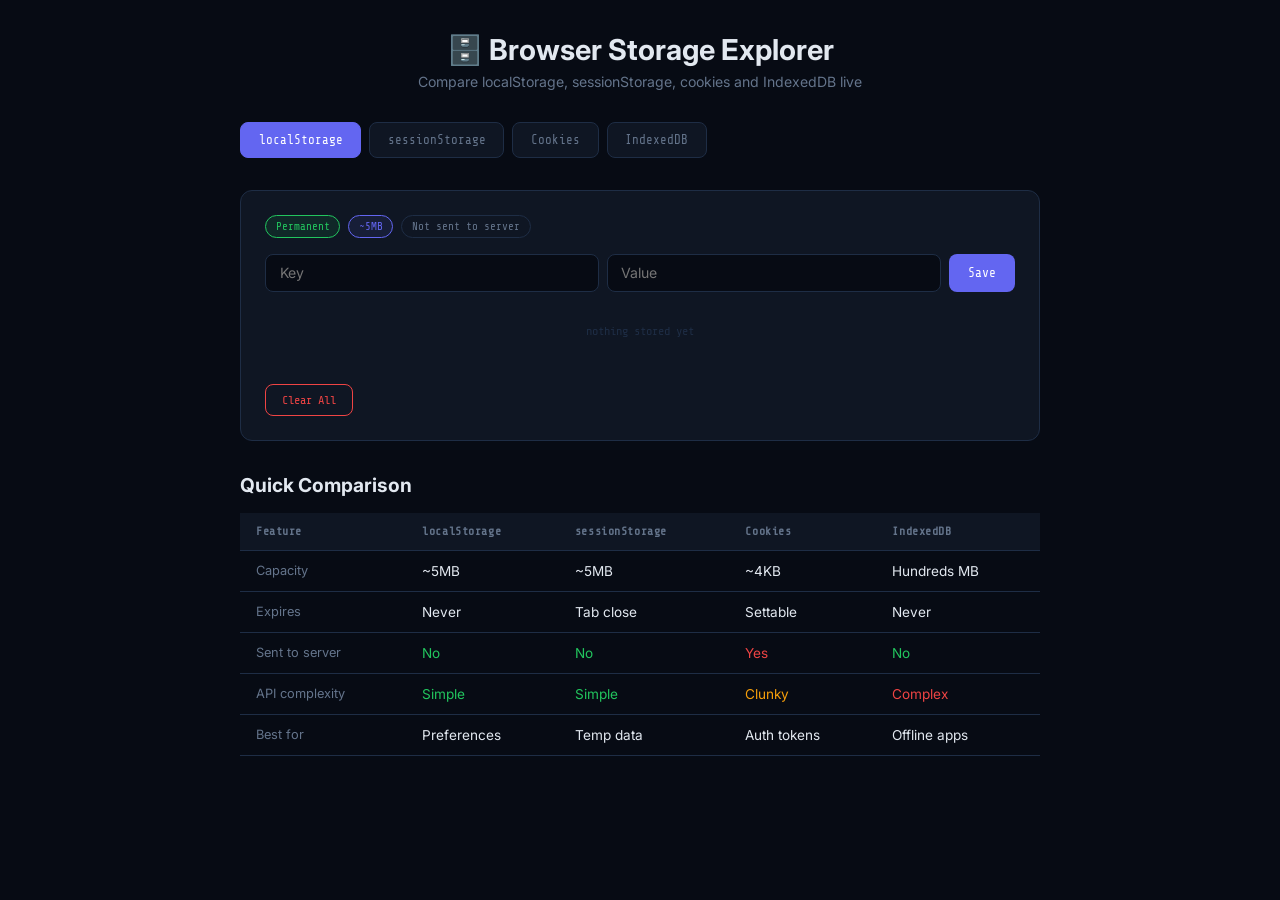
<file: javascript/day-21-js/index.html>
<!DOCTYPE html>
<html lang="en">
<head>
  <meta charset="UTF-8" />
  <meta name="viewport" content="width=device-width, initial-scale=1.0" />
  <title>Storage Explorer — Day 21</title>
  <link rel="stylesheet" href="style.css" />
</head>
<body>

  <div class="container">

    <div class="header">
      <h1>🗄️ Browser Storage Explorer</h1>
      <p class="subtitle">Compare localStorage, sessionStorage, cookies and IndexedDB live</p>
    </div>

    <!-- Storage tabs -->
    <div class="tabs">
      <button class="tab active" data-tab="local">localStorage</button>
      <button class="tab" data-tab="session">sessionStorage</button>
      <button class="tab" data-tab="cookie">Cookies</button>
      <button class="tab" data-tab="idb">IndexedDB</button>
    </div>

    <!-- Tab panels -->
    <div class="panels">

      <!-- localStorage panel -->
      <div class="panel active" id="panel-local">
        <div class="panel-info">
          <span class="badge perm">Permanent</span>
          <span class="badge size">~5MB</span>
          <span class="badge noserver">Not sent to server</span>
        </div>
        <div class="input-row">
          <input type="text" id="local-key" placeholder="Key" />
          <input type="text" id="local-value" placeholder="Value" />
          <button class="btn-add" onclick="addLocal()">Save</button>
        </div>
        <div class="storage-display" id="local-display"></div>
        <button class="btn-clear" onclick="clearLocal()">Clear All</button>
      </div>

      <!-- sessionStorage panel -->
      <div class="panel" id="panel-session">
        <div class="panel-info">
          <span class="badge temp">Tab Session</span>
          <span class="badge size">~5MB</span>
          <span class="badge noserver">Not sent to server</span>
        </div>
        <div class="panel-note">⚠️ Close this tab and reopen — data will be gone!</div>
        <div class="input-row">
          <input type="text" id="session-key" placeholder="Key" />
          <input type="text" id="session-value" placeholder="Value" />
          <button class="btn-add" onclick="addSession()">Save</button>
        </div>
        <div class="storage-display" id="session-display"></div>
        <button class="btn-clear" onclick="clearSession()">Clear All</button>
      </div>

      <!-- Cookies panel -->
      <div class="panel" id="panel-cookie">
        <div class="panel-info">
          <span class="badge server">Sent to server</span>
          <span class="badge size">~4KB</span>
          <span class="badge temp">Configurable expiry</span>
        </div>
        <div class="panel-note">🍪 Cookies are sent with every HTTP request to the server</div>
        <div class="input-row">
          <input type="text" id="cookie-key" placeholder="Name" />
          <input type="text" id="cookie-value" placeholder="Value" />
          <select title="cookies" id="cookie-expiry">
            <option value="1">1 day</option>
            <option value="7">7 days</option>
            <option value="30">30 days</option>
            <option value="365">1 year</option>
          </select>
          <button class="btn-add" onclick="addCookie()">Save</button>
        </div>
        <div class="storage-display" id="cookie-display"></div>
        <button class="btn-clear" onclick="clearCookies()">Clear All</button>
      </div>

      <!-- IndexedDB panel -->
      <div class="panel" id="panel-idb">
        <div class="panel-info">
          <span class="badge perm">Permanent</span>
          <span class="badge size">Hundreds MB</span>
          <span class="badge noserver">Not sent to server</span>
        </div>
        <div class="panel-note">💾 IndexedDB stores structured data — like a real database</div>
        <div class="input-row">
          <input type="text" id="idb-name" placeholder="Name" />
          <input type="number" id="idb-age" placeholder="Age" />
          <input type="text" id="idb-role" placeholder="Role" />
          <button class="btn-add" onclick="addIDB()">Save</button>
        </div>
        <div class="storage-display" id="idb-display"></div>
        <button class="btn-clear" onclick="clearIDB()">Clear All</button>
      </div>

    </div>

    <!-- Comparison table -->
    <div class="comparison">
      <h2>Quick Comparison</h2>
      <div class="table-wrap">
        <table>
          <thead>
            <tr>
              <th>Feature</th>
              <th>localStorage</th>
              <th>sessionStorage</th>
              <th>Cookies</th>
              <th>IndexedDB</th>
            </tr>
          </thead>
          <tbody>
            <tr>
              <td>Capacity</td>
              <td>~5MB</td>
              <td>~5MB</td>
              <td>~4KB</td>
              <td>Hundreds MB</td>
            </tr>
            <tr>
              <td>Expires</td>
              <td>Never</td>
              <td>Tab close</td>
              <td>Settable</td>
              <td>Never</td>
            </tr>
            <tr>
              <td>Sent to server</td>
              <td class="no">No</td>
              <td class="no">No</td>
              <td class="yes">Yes</td>
              <td class="no">No</td>
            </tr>
            <tr>
              <td>API complexity</td>
              <td class="good">Simple</td>
              <td class="good">Simple</td>
              <td class="warn">Clunky</td>
              <td class="bad">Complex</td>
            </tr>
            <tr>
              <td>Best for</td>
              <td>Preferences</td>
              <td>Temp data</td>
              <td>Auth tokens</td>
              <td>Offline apps</td>
            </tr>
          </tbody>
        </table>
      </div>
    </div>

  </div>

  <script src="script.js"></script>
</body>
</html>
</file>
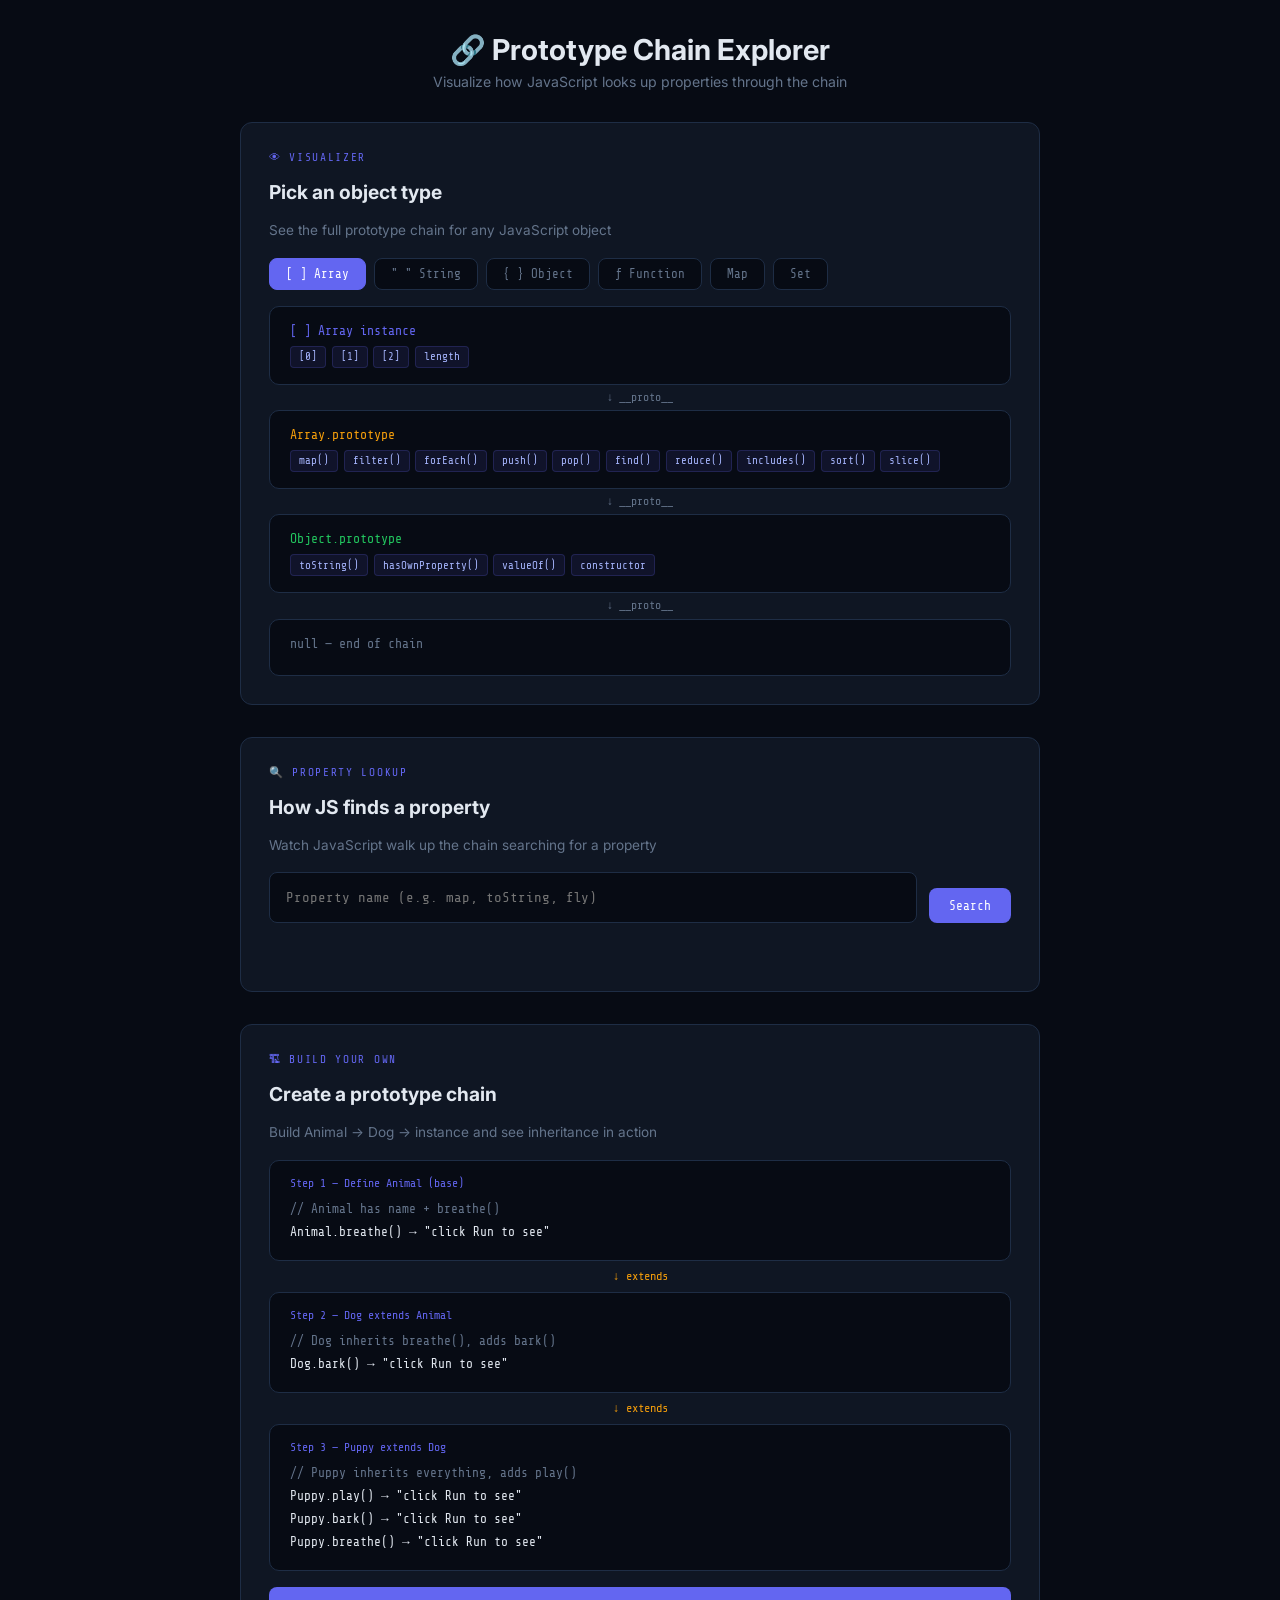
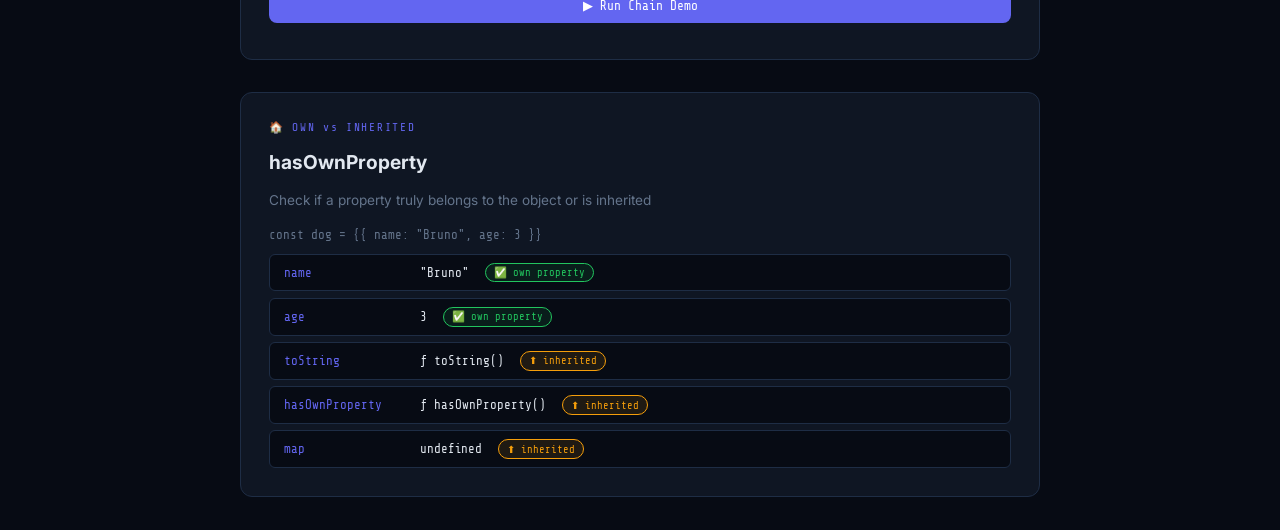
<file: javascript/day-22-js/index.html>
<!DOCTYPE html>
<html lang="en">
<head>
  <meta charset="UTF-8" />
  <meta name="viewport" content="width=device-width, initial-scale=1.0" />
  <title>Prototype Chain — Day 22</title>
  <link rel="stylesheet" href="style.css" />
</head>
<body>

  <div class="container">

    <div class="header">
      <h1>🔗 Prototype Chain Explorer</h1>
      <p class="subtitle">Visualize how JavaScript looks up properties through the chain</p>
    </div>

    <!-- Chain visualizer -->
    <div class="section">
      <div class="section-label">👁 VISUALIZER</div>
      <h2>Pick an object type</h2>
      <p class="desc">See the full prototype chain for any JavaScript object</p>

      <div class="type-buttons">
        <button class="type-btn active" data-type="array">[ ] Array</button>
        <button class="type-btn" data-type="string">" " String</button>
        <button class="type-btn" data-type="object">{ } Object</button>
        <button class="type-btn" data-type="function">ƒ Function</button>
        <button class="type-btn" data-type="map">Map</button>
        <button class="type-btn" data-type="set">Set</button>
      </div>

      <div class="chain-display" id="chain-display"></div>
    </div>

    <!-- Property lookup demo -->
    <div class="section">
      <div class="section-label">🔍 PROPERTY LOOKUP</div>
      <h2>How JS finds a property</h2>
      <p class="desc">Watch JavaScript walk up the chain searching for a property</p>

      <div class="lookup-wrap">
        <div class="lookup-controls">
          <input type="text" id="lookup-prop" placeholder="Property name (e.g. map, toString, fly)" />
          <button class="btn-primary" onclick="runLookup()">Search</button>
        </div>
        <div id="lookup-result" class="lookup-result"></div>
      </div>
    </div>

    <!-- Build your own chain -->
    <div class="section">
      <div class="section-label">🏗 BUILD YOUR OWN</div>
      <h2>Create a prototype chain</h2>
      <p class="desc">Build Animal → Dog → instance and see inheritance in action</p>

      <div class="build-wrap">
        <div class="build-step">
          <div class="step-label">Step 1 — Define Animal (base)</div>
          <div class="code-block">
            <span class="code-comment">// Animal has name + breathe()</span><br/>
            Animal.breathe() → "<span id="breathe-output">click Run to see</span>"
          </div>
        </div>

        <div class="arrow-down">↓ extends</div>

        <div class="build-step">
          <div class="step-label">Step 2 — Dog extends Animal</div>
          <div class="code-block">
            <span class="code-comment">// Dog inherits breathe(), adds bark()</span><br/>
            Dog.bark() → "<span id="bark-output">click Run to see</span>"
          </div>
        </div>

        <div class="arrow-down">↓ extends</div>

        <div class="build-step">
          <div class="step-label">Step 3 — Puppy extends Dog</div>
          <div class="code-block">
            <span class="code-comment">// Puppy inherits everything, adds play()</span><br/>
            Puppy.play() → "<span id="play-output">click Run to see</span>"<br/>
            Puppy.bark() → "<span id="puppy-bark-output">click Run to see</span>"<br/>
            Puppy.breathe() → "<span id="puppy-breathe-output">click Run to see</span>"
          </div>
        </div>

        <button class="btn-primary" onclick="runChainDemo()">▶ Run Chain Demo</button>

        <div id="chain-log" class="chain-log"></div>
      </div>
    </div>

    <!-- hasOwnProperty demo -->
    <div class="section">
      <div class="section-label">🏠 OWN vs INHERITED</div>
      <h2>hasOwnProperty</h2>
      <p class="desc">Check if a property truly belongs to the object or is inherited</p>

      <div class="own-demo">
        <div class="own-object">
          <div class="own-label">const dog = {{ name: "Bruno", age: 3 }}</div>
          <div class="own-props" id="own-props"></div>
        </div>
      </div>
    </div>

  </div>

  <script src="script.js"></script>
</body>
</html>
</file>
<file: javascript/day-21-js/style.css>
@import url('https://fonts.googleapis.com/css2?family=Inter:wght@400;500;600;700&family=Share+Tech+Mono&display=swap');

*, *::before, *::after { box-sizing: border-box; margin: 0; padding: 0; }

:root {
  --bg:      #070b14;
  --surface: #0f1623;
  --border:  #1e2d45;
  --accent:  #6366f1;
  --green:   #22c55e;
  --red:     #ef4444;
  --yellow:  #f59e0b;
  --text:    #e2e8f0;
  --muted:   #64748b;
  --mono:    'Share Tech Mono', monospace;
  --body:    'Inter', sans-serif;
}

body {
  background: var(--bg);
  color: var(--text);
  font-family: var(--body);
  min-height: 100vh;
  padding: 2rem 1rem;
}

.container {
  max-width: 800px;
  margin: 0 auto;
  display: flex;
  flex-direction: column;
  gap: 2rem;
}

.header { text-align: center; }

h1 {
  font-size: 1.8rem;
  font-weight: 700;
  margin-bottom: 0.4rem;
}

.subtitle {
  color: var(--muted);
  font-size: 0.88rem;
}

/* Tabs */
.tabs {
  display: flex;
  gap: 0.5rem;
  flex-wrap: wrap;
}

.tab {
  font-family: var(--mono);
  font-size: 0.78rem;
  background: var(--surface);
  border: 1px solid var(--border);
  color: var(--muted);
  padding: 0.6rem 1.1rem;
  border-radius: 8px;
  cursor: pointer;
  transition: all 0.2s;
}

.tab:hover { color: var(--text); border-color: var(--accent); }
.tab.active { background: var(--accent); color: white; border-color: var(--accent); }

/* Panels */
.panel {
  display: none;
  background: var(--surface);
  border: 1px solid var(--border);
  border-radius: 12px;
  padding: 1.5rem;
  flex-direction: column;
  gap: 1rem;
}

.panel.active { display: flex; }

.panel-info {
  display: flex;
  gap: 0.5rem;
  flex-wrap: wrap;
}

.badge {
  font-family: var(--mono);
  font-size: 0.68rem;
  padding: 0.25rem 0.6rem;
  border-radius: 99px;
  border: 1px solid;
}

.badge.perm    { color: var(--green);  border-color: var(--green);  background: rgba(34,197,94,0.1); }
.badge.temp    { color: var(--yellow); border-color: var(--yellow); background: rgba(245,158,11,0.1); }
.badge.server  { color: var(--red);    border-color: var(--red);    background: rgba(239,68,68,0.1); }
.badge.noserver{ color: var(--muted);  border-color: var(--border); }
.badge.size    { color: var(--accent); border-color: var(--accent); background: rgba(99,102,241,0.1); }

.panel-note {
  font-size: 0.8rem;
  color: var(--muted);
  background: var(--bg);
  border: 1px solid var(--border);
  border-radius: 6px;
  padding: 0.6rem 0.9rem;
}

/* Input row */
.input-row {
  display: flex;
  gap: 0.5rem;
  flex-wrap: wrap;
}

.input-row input,
.input-row select {
  flex: 1;
  min-width: 100px;
  background: var(--bg);
  border: 1px solid var(--border);
  color: var(--text);
  font-family: var(--body);
  font-size: 0.88rem;
  padding: 0.6rem 0.85rem;
  border-radius: 8px;
  outline: none;
  transition: border-color 0.2s;
}

.input-row input:focus,
.input-row select:focus { border-color: var(--accent); }

.input-row select option { background: var(--surface); }

.btn-add {
  font-family: var(--mono);
  font-size: 0.8rem;
  background: var(--accent);
  color: white;
  border: none;
  padding: 0.6rem 1.2rem;
  border-radius: 8px;
  cursor: pointer;
  transition: opacity 0.2s;
  white-space: nowrap;
}

.btn-add:hover { opacity: 0.85; }

/* Storage display */
.storage-display {
  display: flex;
  flex-direction: column;
  gap: 0.5rem;
  min-height: 60px;
}

.storage-item {
  background: var(--bg);
  border: 1px solid var(--border);
  border-radius: 8px;
  padding: 0.65rem 1rem;
  display: flex;
  align-items: center;
  justify-content: space-between;
  gap: 1rem;
  font-family: var(--mono);
  font-size: 0.78rem;
  animation: fadeIn 0.2s ease;
}

@keyframes fadeIn {
  from { opacity: 0; transform: translateY(4px); }
  to   { opacity: 1; transform: translateY(0); }
}

.item-key   { color: var(--accent); }
.item-value { color: var(--green); flex: 1; }
.item-delete {
  background: transparent;
  border: 1px solid var(--border);
  color: var(--red);
  font-family: var(--mono);
  font-size: 0.7rem;
  padding: 0.2rem 0.5rem;
  border-radius: 4px;
  cursor: pointer;
  transition: background 0.2s;
}

.item-delete:hover { background: rgba(239,68,68,0.1); }

.empty-msg {
  font-family: var(--mono);
  font-size: 0.75rem;
  color: var(--border);
  text-align: center;
  padding: 1rem;
}

.btn-clear {
  font-family: var(--mono);
  font-size: 0.75rem;
  background: transparent;
  border: 1px solid var(--red);
  color: var(--red);
  padding: 0.5rem 1rem;
  border-radius: 8px;
  cursor: pointer;
  align-self: flex-start;
  transition: background 0.2s;
}

.btn-clear:hover { background: rgba(239,68,68,0.1); }

/* Comparison table */
.comparison h2 {
  font-size: 1.2rem;
  margin-bottom: 1rem;
}

.table-wrap {
  overflow-x: auto;
}

table {
  width: 100%;
  border-collapse: collapse;
  font-size: 0.85rem;
}

th, td {
  padding: 0.75rem 1rem;
  text-align: left;
  border-bottom: 1px solid var(--border);
}

th {
  font-family: var(--mono);
  font-size: 0.72rem;
  color: var(--muted);
  letter-spacing: 0.05em;
  background: var(--surface);
}

td:first-child {
  color: var(--muted);
  font-size: 0.8rem;
}

td.yes  { color: var(--red); }
td.no   { color: var(--green); }
td.good { color: var(--green); }
td.warn { color: var(--yellow); }
td.bad  { color: var(--red); }
</file>
<file: javascript/day-22-js/style.css>
@import url('https://fonts.googleapis.com/css2?family=Inter:wght@400;500;600;700&family=Share+Tech+Mono&display=swap');

*, *::before, *::after { box-sizing: border-box; margin: 0; padding: 0; }

:root {
  --bg:      #070b14;
  --surface: #0f1623;
  --border:  #1e2d45;
  --accent:  #6366f1;
  --green:   #22c55e;
  --yellow:  #f59e0b;
  --red:     #ef4444;
  --text:    #e2e8f0;
  --muted:   #64748b;
  --mono:    'Share Tech Mono', monospace;
  --body:    'Inter', sans-serif;
}

body {
  background: var(--bg);
  color: var(--text);
  font-family: var(--body);
  min-height: 100vh;
  padding: 2rem 1rem;
}

.container {
  max-width: 800px;
  margin: 0 auto;
  display: flex;
  flex-direction: column;
  gap: 2rem;
}

.header { text-align: center; }

h1 {
  font-size: 1.8rem;
  font-weight: 700;
  margin-bottom: 0.4rem;
}

.subtitle {
  color: var(--muted);
  font-size: 0.88rem;
}

/* Sections */
.section {
  background: var(--surface);
  border: 1px solid var(--border);
  border-radius: 12px;
  padding: 1.75rem;
  display: flex;
  flex-direction: column;
  gap: 1rem;
}

.section-label {
  font-family: var(--mono);
  font-size: 0.7rem;
  letter-spacing: 0.15em;
  color: var(--accent);
}

h2 {
  font-size: 1.2rem;
  font-weight: 700;
}

.desc {
  font-size: 0.85rem;
  color: var(--muted);
  line-height: 1.6;
}

/* Type buttons */
.type-buttons {
  display: flex;
  gap: 0.5rem;
  flex-wrap: wrap;
}

.type-btn {
  font-family: var(--mono);
  font-size: 0.78rem;
  background: var(--bg);
  border: 1px solid var(--border);
  color: var(--muted);
  padding: 0.5rem 1rem;
  border-radius: 8px;
  cursor: pointer;
  transition: all 0.2s;
}

.type-btn:hover { color: var(--text); border-color: var(--accent); }
.type-btn.active { background: var(--accent); color: white; border-color: var(--accent); }

/* Chain display */
.chain-display {
  display: flex;
  flex-direction: column;
  gap: 0;
}

.chain-node {
  background: var(--bg);
  border: 1px solid var(--border);
  border-radius: 10px;
  padding: 1rem 1.25rem;
  animation: fadeIn 0.3s ease;
}

.chain-node.instance { border-color: var(--accent); }
.chain-node.proto    { border-color: var(--yellow); }
.chain-node.object   { border-color: var(--green); }
.chain-node.null     { border-color: var(--border); opacity: 0.5; }

@keyframes fadeIn {
  from { opacity: 0; transform: translateY(6px); }
  to   { opacity: 1; transform: translateY(0); }
}

.node-title {
  font-family: var(--mono);
  font-size: 0.82rem;
  margin-bottom: 0.5rem;
}

.node-title.accent { color: var(--accent); }
.node-title.yellow { color: var(--yellow); }
.node-title.green  { color: var(--green); }
.node-title.muted  { color: var(--muted); }

.node-methods {
  display: flex;
  flex-wrap: wrap;
  gap: 0.35rem;
}

.method-tag {
  font-family: var(--mono);
  font-size: 0.68rem;
  background: rgba(99,102,241,0.1);
  border: 1px solid rgba(99,102,241,0.2);
  color: #a5b4fc;
  padding: 0.2rem 0.5rem;
  border-radius: 4px;
}

.chain-arrow {
  text-align: center;
  font-family: var(--mono);
  font-size: 0.72rem;
  color: var(--muted);
  padding: 0.4rem 0;
}

/* Lookup */
.lookup-controls {
  display: flex;
  gap: 0.75rem;
}

.lookup-controls input {
  flex: 1;
  background: var(--bg);
  border: 1px solid var(--border);
  color: var(--text);
  font-family: var(--mono);
  font-size: 0.88rem;
  padding: 0.65rem 1rem;
  border-radius: 8px;
  outline: none;
  transition: border-color 0.2s;
}

.lookup-controls input:focus { border-color: var(--accent); }

.btn-primary {
  font-family: var(--mono);
  font-size: 0.8rem;
  background: var(--accent);
  color: white;
  border: none;
  padding: 0.65rem 1.25rem;
  border-radius: 8px;
  cursor: pointer;
  transition: opacity 0.2s;
  white-space: nowrap;
  margin-top: 1rem;
}

.btn-primary:hover { opacity: 0.85; }

.lookup-result {
  display: flex;
  flex-direction: column;
  gap: 0.4rem;
  min-height: 40px;
}

.lookup-step {
  font-family: var(--mono);
  font-size: 0.78rem;
  padding: 0.5rem 0.85rem;
  border-radius: 6px;
  border: 1px solid var(--border);
  animation: fadeIn 0.2s ease;
}

.lookup-step.searching { color: var(--muted); }
.lookup-step.found     { color: var(--green);  border-color: var(--green);  background: rgba(34,197,94,0.05); }
.lookup-step.notfound  { color: var(--red);    border-color: var(--red);    background: rgba(239,68,68,0.05); }

/* Build section */
.build-wrap {
  display: flex;
  flex-direction: column;
  gap: 0;
}

.build-step {
  background: var(--bg);
  border: 1px solid var(--border);
  border-radius: 10px;
  padding: 1rem 1.25rem;
}

.step-label {
  font-family: var(--mono);
  font-size: 0.72rem;
  color: var(--accent);
  margin-bottom: 0.5rem;
}

.code-block {
  font-family: var(--mono);
  font-size: 0.8rem;
  color: var(--text);
  line-height: 1.8;
}

.code-comment { color: var(--muted); }

.arrow-down {
  text-align: center;
  font-family: var(--mono);
  font-size: 0.75rem;
  color: var(--yellow);
  padding: 0.5rem 0;
}

.chain-log {
  display: flex;
  flex-direction: column;
  gap: 0.35rem;
  margin-top: 0.5rem;
}

.log-entry {
  font-family: var(--mono);
  font-size: 0.78rem;
  padding: 0.4rem 0.75rem;
  border-radius: 6px;
  border-left: 3px solid var(--accent);
  background: var(--bg);
  color: var(--text);
  animation: fadeIn 0.2s ease;
}

/* Own props */
.own-label {
  font-family: var(--mono);
  font-size: 0.78rem;
  color: var(--muted);
  margin-bottom: 0.75rem;
}

.own-props {
  display: flex;
  flex-direction: column;
  gap: 0.4rem;
}

.own-row {
  display: flex;
  align-items: center;
  gap: 1rem;
  font-family: var(--mono);
  font-size: 0.78rem;
  padding: 0.5rem 0.85rem;
  background: var(--bg);
  border: 1px solid var(--border);
  border-radius: 6px;
}

.own-key   { color: var(--accent); min-width: 120px; }
.own-badge {
  font-size: 0.65rem;
  padding: 0.15rem 0.5rem;
  border-radius: 99px;
}

.own-badge.own      { background: rgba(34,197,94,0.1);  color: var(--green); border: 1px solid var(--green); }
.own-badge.inherited{ background: rgba(245,158,11,0.1); color: var(--yellow); border: 1px solid var(--yellow); }
</file>
